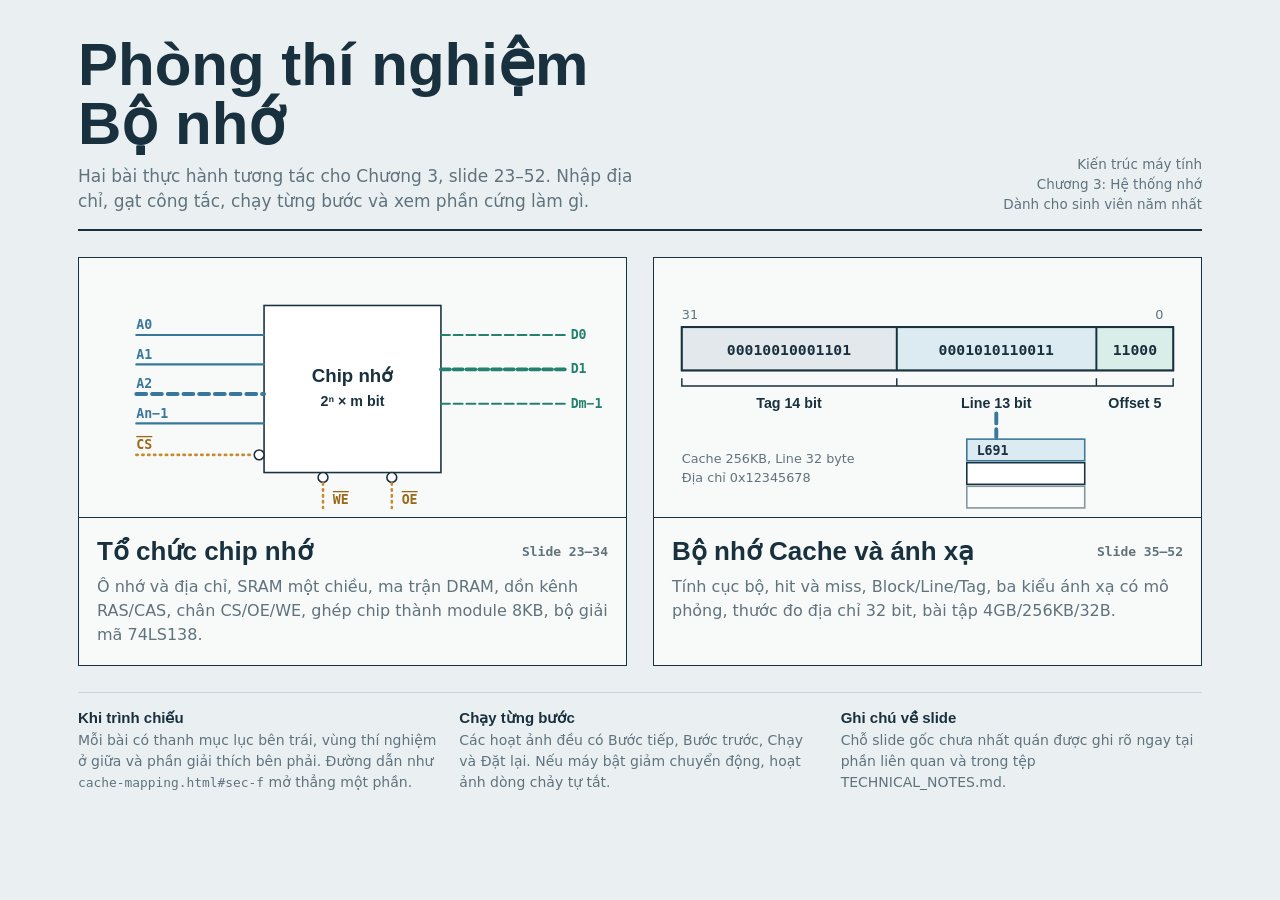
<file: index.html>
<!DOCTYPE html>
<html lang="vi">
<head>
<meta charset="utf-8">
<meta name="viewport" content="width=device-width, initial-scale=1">
<title>Phòng thí nghiệm Bộ nhớ | Kiến trúc máy tính, Chương 3</title>
<link rel="stylesheet" href="assets/css/style.css">
</head>
<body>
<main class="home">
  <header class="home__head">
    <div>
      <h1>Phòng thí nghiệm<br>Bộ nhớ</h1>
      <p>Hai bài thực hành tương tác cho Chương 3, slide 23–52. Nhập địa chỉ, gạt công tắc, chạy từng bước và xem phần cứng làm gì.</p>
    </div>
    <div class="home__meta">Kiến trúc máy tính<br>Chương 3: Hệ thống nhớ<br>Dành cho sinh viên năm nhất</div>
  </header>

  <div class="home__grid">
    <a class="door" href="memory-organization.html">
      <div class="door__fig" aria-hidden="true">
        <svg viewBox="0 0 520 240">
          <rect class="box" x="170" y="30" width="180" height="170"/>
          <text class="lbl-big" x="260" y="108" text-anchor="middle">Chip nhớ</text>
          <text class="lbl" x="260" y="132" text-anchor="middle">2ⁿ × m bit</text>
          <g>
            <path class="w w-addr" d="M40 60 H170"/><path class="w w-addr" d="M40 90 H170"/><path class="w w-addr live" d="M40 120 H170"/><path class="w w-addr" d="M40 150 H170"/>
            <text class="lbl-mono lbl-addr" x="40" y="54">A0</text><text class="lbl-mono lbl-addr" x="40" y="84">A1</text><text class="lbl-mono lbl-addr" x="40" y="114">A2</text><text class="lbl-mono lbl-addr" x="40" y="144">An−1</text>
          </g>
          <g>
            <path class="w w-data" d="M350 60 H480"/><path class="w w-data live" d="M350 95 H480"/><path class="w w-data" d="M350 130 H480"/>
            <text class="lbl-mono lbl-data" x="482" y="64">D0</text><text class="lbl-mono lbl-data" x="482" y="99">D1</text><text class="lbl-mono lbl-data" x="482" y="134">Dm−1</text>
          </g>
          <circle cx="165" cy="182" r="5" class="box"/><path class="w w-ctrl" d="M40 182 H159"/><text class="lbl-mono lbl-ctrl" x="40" y="176"><tspan text-decoration="overline">CS</tspan></text>
          <circle cx="230" cy="205" r="5" class="box"/><path class="w w-ctrl" d="M230 211 V236"/><text class="lbl-mono lbl-ctrl" x="240" y="232"><tspan text-decoration="overline">WE</tspan></text>
          <circle cx="300" cy="205" r="5" class="box"/><path class="w w-ctrl" d="M300 211 V236"/><text class="lbl-mono lbl-ctrl" x="310" y="232"><tspan text-decoration="overline">OE</tspan></text>
        </svg>
      </div>
      <div class="door__text">
        <h2>Tổ chức chip nhớ</h2><span class="sl">Slide 23–34</span>
        <p>Ô nhớ và địa chỉ, SRAM một chiều, ma trận DRAM, dồn kênh RAS/CAS, chân CS/OE/WE, ghép chip thành module 8KB, bộ giải mã 74LS138.</p>
      </div>
    </a>

    <a class="door" href="cache-mapping.html">
      <div class="door__fig" aria-hidden="true">
        <svg viewBox="0 0 520 240">
          <g font-family="var(--f-mono)">
            <text class="lbl-sm" x="10" y="44">31</text><text class="lbl-sm" x="500" y="44" text-anchor="end">0</text>
            <rect x="10" y="52" width="500" height="44" fill="#fff" stroke="var(--ink)" stroke-width="2"/>
            <rect x="10" y="52" width="218.75" height="44" fill="#E2E8EB"/>
            <rect x="228.75" y="52" width="203.1" height="44" fill="#DCEAF1"/>
            <rect x="431.85" y="52" width="78.15" height="44" fill="#D9EEE8"/>
            <rect x="10" y="52" width="500" height="44" fill="none" stroke="var(--ink)" stroke-width="2"/>
            <path d="M228.75 52 V96 M431.85 52 V96" stroke="var(--ink)" stroke-width="2"/>
            <text class="lbl-mono" x="119" y="80" text-anchor="middle" style="font-size:15px">00010010001101</text>
            <text class="lbl-mono" x="330" y="80" text-anchor="middle" style="font-size:15px">0001010110011</text>
            <text class="lbl-mono" x="471" y="80" text-anchor="middle" style="font-size:15px">11000</text>
          </g>
          <path d="M10 104 v8 h218.75 v-8 M228.75 104 v8 h203.1 v-8 M431.85 104 v8 h78.15 v-8" fill="none" stroke="var(--ink)" stroke-width="1.5"/>
          <text class="lbl" x="119" y="134" text-anchor="middle">Tag 14 bit</text><text class="lbl" x="330" y="134" text-anchor="middle">Line 13 bit</text><text class="lbl" x="471" y="134" text-anchor="middle">Offset 5</text>
          <rect class="box box--addr" x="300" y="166" width="120" height="22"/><rect class="box" x="300" y="190" width="120" height="22"/><rect class="box" x="300" y="214" width="120" height="22" style="opacity:.5"/>
          <text class="lbl-mono" x="310" y="182">L691</text>
          <path class="w w-addr live" d="M330 140 V164"/>
          <text class="lbl-sm" x="10" y="190">Cache 256KB, Line 32 byte</text><text class="lbl-sm" x="10" y="210">Địa chỉ 0x12345678</text>
        </svg>
      </div>
      <div class="door__text">
        <h2>Bộ nhớ Cache và ánh xạ</h2><span class="sl">Slide 35–52</span>
        <p>Tính cục bộ, hit và miss, Block/Line/Tag, ba kiểu ánh xạ có mô phỏng, thước đo địa chỉ 32 bit, bài tập 4GB/256KB/32B.</p>
      </div>
    </a>
  </div>

  <footer class="home__foot">
    <div><b>Khi trình chiếu</b>Mỗi bài có thanh mục lục bên trái, vùng thí nghiệm ở giữa và phần giải thích bên phải. Đường dẫn như <code>cache-mapping.html#sec-f</code> mở thẳng một phần.</div>
    <div><b>Chạy từng bước</b>Các hoạt ảnh đều có Bước tiếp, Bước trước, Chạy và Đặt lại. Nếu máy bật giảm chuyển động, hoạt ảnh dòng chảy tự tắt.</div>
    <div><b>Ghi chú về slide</b>Chỗ slide gốc chưa nhất quán được ghi rõ ngay tại phần liên quan và trong tệp TECHNICAL_NOTES.md.</div>
  </footer>
</main>
</body>
</html>
</file>
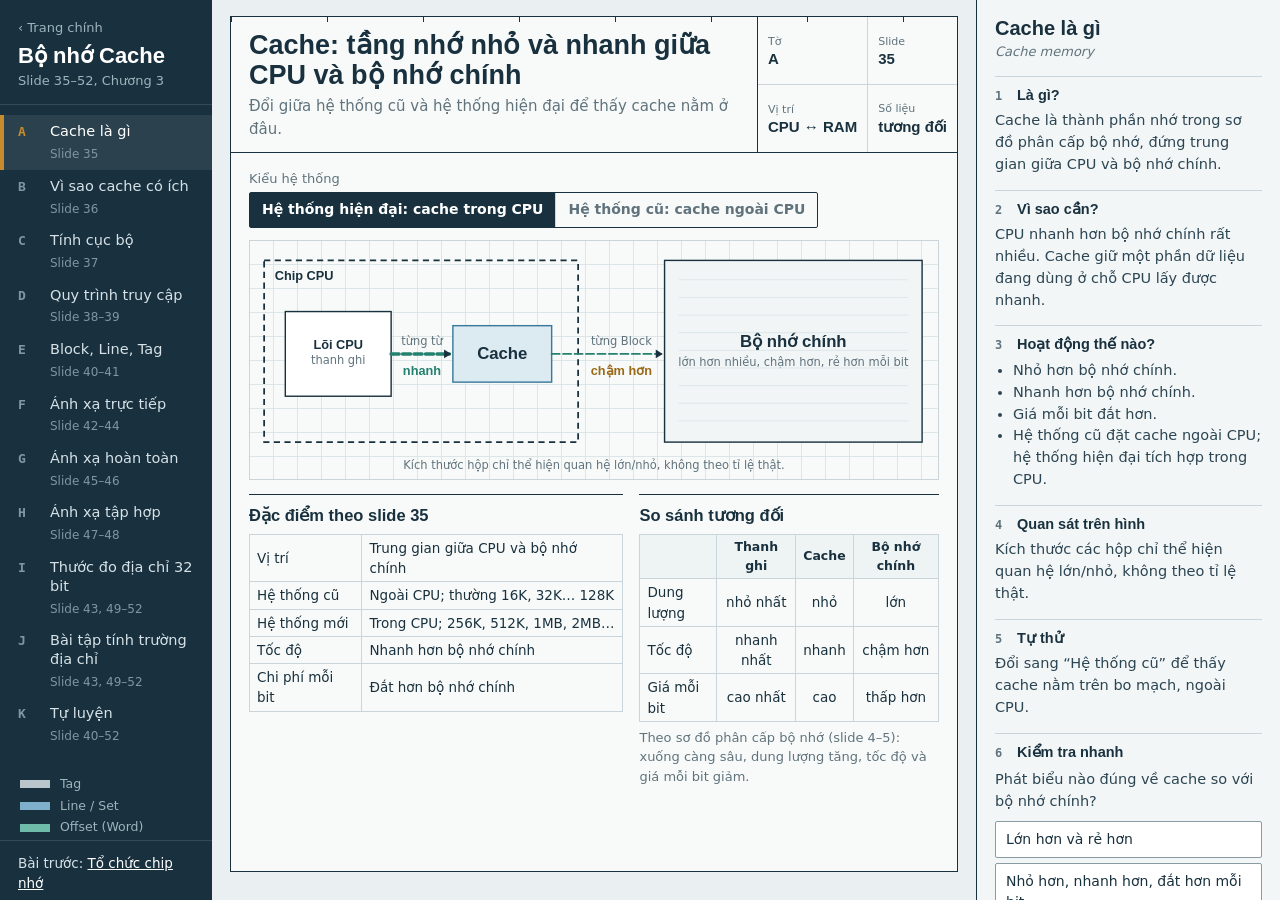
<file: cache-mapping.html>
<!DOCTYPE html>
<html lang="vi">
<head>
<meta charset="utf-8">
<meta name="viewport" content="width=device-width, initial-scale=1">
<title>Bộ nhớ Cache và ánh xạ | Phòng thí nghiệm Bộ nhớ</title>
<link rel="stylesheet" href="assets/css/style.css">
</head>
<body>
<div class="lab">
  <aside class="rail" aria-label="Điều hướng bài học">
    <a class="rail__home" href="index.html">‹ Trang chính</a>
    <div class="rail__title">Bộ nhớ Cache<small>Slide 35–52, Chương 3</small></div>
    <button type="button" class="btn menu-btn" aria-expanded="false" aria-controls="cache-nav">Mục lục</button>
    <nav id="cache-nav">
      <a href="#sec-a"><span class="code">A</span><span>Cache là gì</span><span class="sl">Slide 35</span></a>
      <a href="#sec-b"><span class="code">B</span><span>Vì sao cache có ích</span><span class="sl">Slide 36</span></a>
      <a href="#sec-c"><span class="code">C</span><span>Tính cục bộ</span><span class="sl">Slide 37</span></a>
      <a href="#sec-d"><span class="code">D</span><span>Quy trình truy cập</span><span class="sl">Slide 38–39</span></a>
      <a href="#sec-e"><span class="code">E</span><span>Block, Line, Tag</span><span class="sl">Slide 40–41</span></a>
      <a href="#sec-f"><span class="code">F</span><span>Ánh xạ trực tiếp</span><span class="sl">Slide 42–44</span></a>
      <a href="#sec-g"><span class="code">G</span><span>Ánh xạ hoàn toàn</span><span class="sl">Slide 45–46</span></a>
      <a href="#sec-h"><span class="code">H</span><span>Ánh xạ tập hợp</span><span class="sl">Slide 47–48</span></a>
      <a href="#sec-i"><span class="code">I</span><span>Thước đo địa chỉ 32 bit</span><span class="sl">Slide 43, 49–52</span></a>
      <a href="#sec-j"><span class="code">J</span><span>Bài tập tính trường địa chỉ</span><span class="sl">Slide 43, 49–52</span></a>
      <a href="#sec-k"><span class="code">K</span><span>Tự luyện</span><span class="sl">Slide 40–52</span></a>
    </nav>
    <div class="legend" aria-label="Chú giải">
      <div><svg width="34" height="10"><rect x="2" y="1" width="30" height="8" fill="#B9C6CC"/></svg>Tag</div>
      <div><svg width="34" height="10"><rect x="2" y="1" width="30" height="8" fill="#7FB0CB"/></svg>Line / Set</div>
      <div><svg width="34" height="10"><rect x="2" y="1" width="30" height="8" fill="#6DBBA8"/></svg>Offset (Word)</div>
    </div>
    <div class="rail__switch">Bài trước: <a href="memory-organization.html">Tổ chức chip nhớ</a></div>
  </aside>

  <main class="work" id="main">

    <section class="section" id="sec-a" aria-labelledby="ha">
      <div class="sheet">
        <header class="sheet__head">
          <div class="sheet__title"><h2 id="ha">Cache: tầng nhớ nhỏ và nhanh giữa CPU và bộ nhớ chính</h2>
            <p>Đổi giữa hệ thống cũ và hệ thống hiện đại để thấy cache nằm ở đâu.</p></div>
          <div class="titleblock"><div><span>Tờ</span><b>A</b></div><div><span>Slide</span><b>35</b></div><div><span>Vị trí</span><b>CPU ↔ RAM</b></div><div><span>Số liệu</span><b>tương đối</b></div></div>
        </header>
        <div class="sheet__body">
          <div class="controls"><div class="field">Kiểu hệ thống<div id="a-mode"></div></div></div>
          <div class="figure figure--grid" id="a-fig" style="margin-top:12px"></div>
          <div class="stage stage--split-wide" style="margin-top:14px" id="a-facts"></div>
        </div>
      </div>
    </section>

    <section class="section" id="sec-b" aria-labelledby="hb" hidden>
      <div class="sheet">
        <header class="sheet__head">
          <div class="sheet__title"><h2 id="hb">Có cache và không có cache</h2>
            <p>Đổi số lần truy cập và tỷ lệ hit, rồi so sánh tổng thời gian. Thời gian ở đây là số minh họa.</p></div>
          <div class="titleblock"><div><span>Tờ</span><b>B</b></div><div><span>Slide</span><b>36</b></div><div><span>Đơn vị</span><b>tùy chọn</b></div><div><span>Số liệu</span><b>minh họa</b></div></div>
        </header>
        <div class="sheet__body">
          <div class="controls">
            <label class="field field--sm">Số lần truy cập<input id="b-n" value="40"></label>
            <label class="field">Tỷ lệ hit: <b id="b-hv">80%</b><input id="b-h" type="range" min="0" max="100" value="80" style="height:36px;width:180px"></label>
            <label class="field field--sm">t cache<input id="b-tc" value="1"></label>
            <label class="field field--sm">t bộ nhớ chính<input id="b-tm" value="10"></label>
          </div>
          <div class="figure" id="b-fig" style="margin-top:14px"></div>
          <div class="stage stage--split-wide" style="margin-top:14px" id="b-cost"></div>
        </div>
      </div>
    </section>

    <section class="section" id="sec-c" aria-labelledby="hc" hidden>
      <div class="sheet">
        <header class="sheet__head">
          <div class="sheet__title"><h2 id="hc">Tính cục bộ: vì sao cache đoán đúng</h2>
            <p>Hai hiện tượng khác nhau: dùng dữ liệu ở gần (không gian) và dùng lại dữ liệu cũ (thời gian).</p></div>
          <div class="titleblock"><div><span>Tờ</span><b>C</b></div><div><span>Slide</span><b>37</b></div><div><span>Cache mẫu</span><b>2 Block</b></div><div><span>Block</span><b>4 từ</b></div></div>
        </header>
        <div class="sheet__body">
          <div class="tabs" id="c-tabs"><button type="button" data-tab="c-space">Cục bộ về không gian</button><button type="button" data-tab="c-time">Cục bộ về thời gian</button></div>
          <div id="c-space"><div class="figure" id="cs-fig"></div><div id="cs-player"></div><div id="cs-out"></div></div>
          <div id="c-time" hidden>
            <div class="controls"><label class="field" style="flex:1">Chuỗi truy cập (cách nhau bởi dấu cách)<input id="ct-seq" value="A B A A B C A B" style="width:100%"></label><button type="button" class="btn" id="ct-load">Nạp chuỗi</button></div>
            <div class="figure" id="ct-fig" style="margin-top:12px"></div><div id="ct-player"></div><div id="ct-out"></div>
          </div>
        </div>
      </div>
    </section>

    <section class="section" id="sec-d" aria-labelledby="hd" hidden>
      <div class="sheet">
        <header class="sheet__head">
          <div class="sheet__title"><h2 id="hd">Một lần truy cập đi qua cache</h2>
            <p>CPU chỉ hỏi một từ. Khi trượt, cache phải lấy cả Block chứa từ đó từ bộ nhớ chính.</p></div>
          <div class="titleblock"><div><span>Tờ</span><b>D</b></div><div><span>Slide</span><b>38–39</b></div><div><span>Cache mẫu</span><b>4 Line</b></div><div><span>Block</span><b>4 từ</b></div></div>
        </header>
        <div class="sheet__body">
          <div class="controls">
            <label class="field field--sm">Địa chỉ từ (0–63)<input id="d-addr" value="13"></label>
            <button type="button" class="btn btn--solid" id="d-go">Truy cập</button>
            <button type="button" class="btn" id="d-seq">Chạy chuỗi 13, 14, 15, 30, 13</button>
            <button type="button" class="btn btn--ghost" id="d-reset">Xóa cache</button>
          </div>
          <div class="stage stage--split" style="margin-top:12px">
            <div><div class="figure figure--grid" id="d-fig"></div><div class="figure" id="d-flow" style="margin-top:10px"></div></div>
            <div><div id="d-player"></div><div id="d-stats" style="margin-top:12px"></div></div>
          </div>
        </div>
      </div>
    </section>

    <section class="section" id="sec-e" aria-labelledby="he" hidden>
      <div class="sheet">
        <header class="sheet__head">
          <div class="sheet__title"><h2 id="he">Block ở bộ nhớ chính, Line ở cache, Tag để nhận diện</h2>
            <p>Đổi kích thước để thấy M = 2<sup>n</sup>/K thay đổi. Chọn một Block rồi nạp vào một Line.</p></div>
          <div class="titleblock"><div><span>Tờ</span><b>E</b></div><div><span>Slide</span><b>40–41</b></div><div><span>Block</span><b id="e-tb">M = 64</b></div><div><span>Line</span><b id="e-tb2">m = 8</b></div></div>
        </header>
        <div class="sheet__body">
          <div class="controls">
            <label class="field">n (bit địa chỉ)<select id="e-n"><option>6</option><option selected>8</option><option>10</option></select></label>
            <label class="field">K (từ/Block)<select id="e-k"><option>2</option><option selected>4</option><option>8</option></select></label>
            <label class="field">m (số Line)<select id="e-m"><option>4</option><option selected>8</option></select></label>
            <label class="field field--sm">Block j<input id="e-j" value="21"></label>
            <label class="field">Nạp vào Line<select id="e-line"></select></label>
            <button type="button" class="btn btn--solid" id="e-load">Nạp Block</button>
          </div>
          <div class="kv" id="e-kv" style="margin:12px 0 4px"></div>
          <div class="figure figure--grid" id="e-fig" style="margin-top:8px"></div>
          <div class="zone zone--quiet" style="margin-top:14px"><h3>Ba kỹ thuật ánh xạ (slide 41)</h3><div class="tbl-wrap" id="e-map"></div></div>
        </div>
      </div>
    </section>

    <section class="section" id="sec-f" aria-labelledby="hf" hidden>
      <div class="sheet">
        <header class="sheet__head">
          <div class="sheet__title"><h2 id="hf">Ánh xạ trực tiếp: mỗi Block chỉ có một chỗ</h2>
            <p>Bấm một Block để thấy Line duy nhất của nó, rồi truy cập. Thử chuỗi B0 → B4 → B0 để thấy xung đột.</p></div>
          <div class="titleblock"><div><span>Tờ</span><b>F</b></div><div><span>Slide</span><b>42–44</b></div><div><span>Quy tắc</span><b>j mod m</b></div><div><span>Mô hình</span><b>16 Block</b></div></div>
        </header>
        <div class="sheet__body" id="f-body"></div>
      </div>
    </section>

    <section class="section" id="sec-g" aria-labelledby="hg" hidden>
      <div class="sheet">
        <header class="sheet__head">
          <div class="sheet__title"><h2 id="hg">Ánh xạ hoàn toàn: Block vào Line nào cũng được</h2>
            <p>Bấm một Line trống để chọn chỗ nạp. Khi tìm kiếm, mọi Tag được so sánh cùng lúc.</p></div>
          <div class="titleblock"><div><span>Tờ</span><b>G</b></div><div><span>Slide</span><b>45–46</b></div><div><span>Trường</span><b>Tag + Word</b></div><div><span>Thay thế</span><b>FIFO*</b></div></div>
        </header>
        <div class="sheet__body" id="g-body"></div>
      </div>
    </section>

    <section class="section" id="sec-h" aria-labelledby="hh" hidden>
      <div class="sheet">
        <header class="sheet__head">
          <div class="sheet__title"><h2 id="hh">Ánh xạ tập hợp: cố định Set, tự do trong Set</h2>
            <p>Đổi số đường (way). Block j vào Set (j mod số Set), rồi vào bất kỳ Line trống nào trong Set đó.</p></div>
          <div class="titleblock"><div><span>Tờ</span><b>H</b></div><div><span>Slide</span><b>47–48</b></div><div><span>Cache</span><b>8 Line</b></div><div><span>Thay thế</span><b>FIFO*</b></div></div>
        </header>
        <div class="sheet__body" id="h-body"></div>
      </div>
    </section>

    <section class="section" id="sec-i" aria-labelledby="hi" hidden>
      <div class="sheet">
        <header class="sheet__head">
          <div class="sheet__title"><h2 id="hi">Thước đo địa chỉ</h2>
            <p>Nhập một địa chỉ thập phân hoặc hex. Thước tách các bit thành Tag, Line/Set và Offset, rồi chỉ ra Line hoặc Set được chọn.</p></div>
          <div class="titleblock"><div><span>Tờ</span><b>I</b></div><div><span>Slide</span><b>43, 49–52</b></div><div><span>Địa chỉ</span><b id="i-tb">32 bit</b></div><div><span>Đơn vị</span><b>byte</b></div></div>
        </header>
        <div class="sheet__body">
          <div class="controls">
            <div class="field">Kiểu ánh xạ<div id="i-mode"></div></div>
            <label class="field">Bộ nhớ chính<select id="i-mem"><option value="65536">64KB (16 bit)</option><option value="1048576">1MB (20 bit)</option><option value="16777216">16MB (24 bit)</option><option value="4294967296" selected>4GB (32 bit)</option></select></label>
            <label class="field">Cache<select id="i-cache"><option value="8192">8KB</option><option value="16384">16KB</option><option value="65536">64KB</option><option value="262144" selected>256KB</option><option value="1048576">1MB</option></select></label>
            <label class="field">Block<select id="i-block"><option>16</option><option selected>32</option><option>64</option></select></label>
            <label class="field">Số way<select id="i-ways"><option>2</option><option selected>4</option><option>8</option></select></label>
          </div>
          <div class="controls" style="margin-top:10px">
            <label class="field">Địa chỉ<input id="i-addr" value="0x12345678" style="width:200px"></label>
            <button type="button" class="btn" id="i-rand">Địa chỉ ngẫu nhiên</button>
            <span id="i-err" class="caption" aria-live="polite"></span>
          </div>
          <div class="ruler" id="i-ruler" style="margin-top:16px"></div>
          <div class="stage stage--split-wide" style="margin-top:16px">
            <div class="zone"><h3>Từ địa chỉ đến Line/Set</h3><div id="i-calc"></div></div>
            <div class="zone"><h3>Vị trí trong cache</h3><div id="i-gauge"></div><div id="i-why"></div></div>
          </div>
        </div>
      </div>
    </section>

    <section class="section" id="sec-j" aria-labelledby="hj" hidden>
      <div class="sheet">
        <header class="sheet__head">
          <div class="sheet__title"><h2 id="hj">Bài tập: số bit của các trường địa chỉ</h2>
            <p>Đề slide 49–52: bộ nhớ chính 4GB, cache 256KB, Line 32 byte. Làm từng bước cho ba kiểu ánh xạ.</p></div>
          <div class="titleblock"><div><span>Tờ</span><b>J</b></div><div><span>Slide</span><b>43, 49–52</b></div><div><span>Quy ước</span><b>2<sup>10</sup> = K</b></div><div><span>Dạng</span><b>Trường địa chỉ</b></div></div>
        </header>
        <div class="sheet__body">
          <div class="tabs" id="j-tabs"><button type="button" data-tab="j-main">Đề 4GB / 256KB / 32B (byte)</button><button type="button" data-tab="j-16">Ví dụ slide 43 (16 bit, theo word)</button><button type="button" data-tab="j-notes">Ghi chú về slide</button></div>
          <div id="j-main">
            <div class="controls" style="margin-bottom:12px">
              <label class="field">Bộ nhớ chính<input id="j-mem" value="4GB" style="width:110px"></label>
              <label class="field">Cache<input id="j-cache" value="256KB" style="width:110px"></label>
              <label class="field">Line (byte)<input id="j-block" value="32" style="width:90px"></label>
              <label class="field">Số way<input id="j-ways" value="4" style="width:80px"></label>
              <button type="button" class="btn" id="j-apply">Tính lại</button>
              <button type="button" class="btn btn--ghost" id="j-orig">Về đề gốc</button>
            </div>
            <div id="j-guided"></div>
          </div>
          <div id="j-16" hidden></div>
          <div id="j-notes" hidden></div>
        </div>
      </div>
    </section>

    <section class="section" id="sec-k" aria-labelledby="hk" hidden>
      <div class="sheet">
        <header class="sheet__head">
          <div class="sheet__title"><h2 id="hk">Tự luyện ánh xạ cache</h2>
            <p>Tính số Line, số Set, độ rộng các trường, hoặc tách một địa chỉ cụ thể.</p></div>
          <div class="titleblock"><div><span>Tờ</span><b>K</b></div><div><span>Slide</span><b>40–52</b></div><div><span>Đề cố định</span><b>7</b></div><div><span>Ngẫu nhiên</span><b>có</b></div></div>
        </header>
        <div class="sheet__body"><div id="k-practice"></div></div>
      </div>
    </section>
  </main>

  <aside class="panel" aria-label="Giải thích" aria-live="polite"></aside>
</div>
<script src="assets/js/calc.js"></script>
<script src="assets/js/common.js"></script>
<script src="assets/js/cache-lab.js"></script>
</body>
</html>
</file>
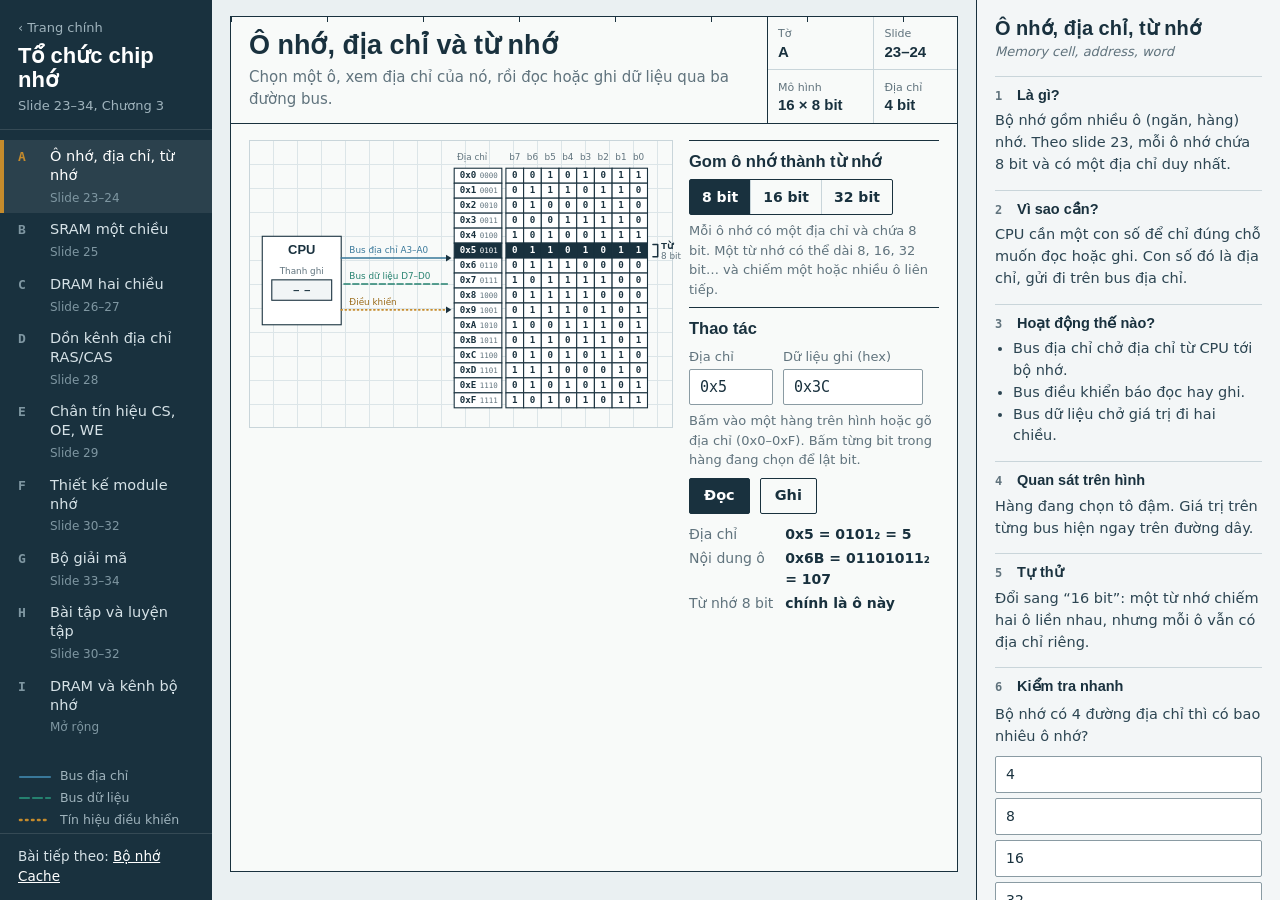
<file: memory-organization.html>
<!DOCTYPE html>
<html lang="vi">
<head>
<meta charset="utf-8">
<meta name="viewport" content="width=device-width, initial-scale=1">
<title>Tổ chức chip nhớ | Phòng thí nghiệm Bộ nhớ</title>
<link rel="stylesheet" href="assets/css/style.css">
</head>
<body>
<div class="lab">
  <aside class="rail" aria-label="Điều hướng bài học">
    <a class="rail__home" href="index.html">‹ Trang chính</a>
    <div class="rail__title">Tổ chức chip nhớ<small>Slide 23–34, Chương 3</small></div>
    <button type="button" class="btn menu-btn" aria-expanded="false" aria-controls="mem-nav">Mục lục</button>
    <nav id="mem-nav">
      <a href="#sec-a"><span class="code">A</span><span>Ô nhớ, địa chỉ, từ nhớ</span><span class="sl">Slide 23–24</span></a>
      <a href="#sec-b"><span class="code">B</span><span>SRAM một chiều</span><span class="sl">Slide 25</span></a>
      <a href="#sec-c"><span class="code">C</span><span>DRAM hai chiều</span><span class="sl">Slide 26–27</span></a>
      <a href="#sec-d"><span class="code">D</span><span>Dồn kênh địa chỉ RAS/CAS</span><span class="sl">Slide 28</span></a>
      <a href="#sec-e"><span class="code">E</span><span>Chân tín hiệu CS, OE, WE</span><span class="sl">Slide 29</span></a>
      <a href="#sec-f"><span class="code">F</span><span>Thiết kế module nhớ</span><span class="sl">Slide 30–32</span></a>
      <a href="#sec-g"><span class="code">G</span><span>Bộ giải mã</span><span class="sl">Slide 33–34</span></a>
      <a href="#sec-h"><span class="code">H</span><span>Bài tập và luyện tập</span><span class="sl">Slide 30–32</span></a>
      <a href="#sec-i"><span class="code">I</span><span>DRAM và kênh bộ nhớ</span><span class="sl">Mở rộng</span></a>
    </nav>
    <div class="legend" aria-label="Chú giải đường tín hiệu">
      <div><svg width="34" height="8"><path class="w w-addr" d="M2 4H32"/></svg>Bus địa chỉ</div>
      <div><svg width="34" height="8"><path class="w w-data" d="M2 4H32"/></svg>Bus dữ liệu</div>
      <div><svg width="34" height="8"><path class="w w-ctrl" d="M2 4H32"/></svg>Tín hiệu điều khiển</div>
    </div>
    <div class="rail__switch">Bài tiếp theo: <a href="cache-mapping.html">Bộ nhớ Cache</a></div>
  </aside>

  <main class="work" id="main">

    <!-- ============ A. Ô nhớ, địa chỉ ============ -->
    <section class="section" id="sec-a" aria-labelledby="ha">
      <div class="sheet">
        <header class="sheet__head">
          <div class="sheet__title"><h2 id="ha">Ô nhớ, địa chỉ và từ nhớ</h2>
            <p>Chọn một ô, xem địa chỉ của nó, rồi đọc hoặc ghi dữ liệu qua ba đường bus.</p></div>
          <div class="titleblock"><div><span>Tờ</span><b>A</b></div><div><span>Slide</span><b>23–24</b></div><div><span>Mô hình</span><b>16 × 8 bit</b></div><div><span>Địa chỉ</span><b>4 bit</b></div></div>
        </header>
        <div class="sheet__body">
          <div class="stage stage--fig">
            <div class="figure figure--grid" id="a-fig"></div>
            <div>
              <div class="zone"><h3>Gom ô nhớ thành từ nhớ</h3>
                <div id="a-word"></div>
                <p class="caption">Mỗi ô nhớ có một địa chỉ và chứa 8 bit. Một từ nhớ có thể dài 8, 16, 32 bit… và chiếm một hoặc nhiều ô liên tiếp.</p>
              </div>
              <div class="zone"><h3>Thao tác</h3>
                <div class="controls">
                  <label class="field field--sm">Địa chỉ<input id="a-addr" value="0x5" aria-describedby="a-help"></label>
                  <label class="field field--md">Dữ liệu ghi (hex)<input id="a-data" value="0x3C"></label>
                </div>
                <p class="caption" id="a-help">Bấm vào một hàng trên hình hoặc gõ địa chỉ (0x0–0xF). Bấm từng bit trong hàng đang chọn để lật bit.</p>
                <div class="controls"><button type="button" class="btn btn--solid" id="a-read">Đọc</button><button type="button" class="btn" id="a-write">Ghi</button></div>
                <dl class="readout" id="a-out" style="margin-top:10px"></dl>
                <div id="a-status" aria-live="polite"></div>
              </div>
            </div>
          </div>
        </div>
      </div>
    </section>

    <!-- ============ B. SRAM một chiều ============ -->
    <section class="section" id="sec-b" aria-labelledby="hb" hidden>
      <div class="sheet">
        <header class="sheet__head">
          <div class="sheet__title"><h2 id="hb">Tổ chức một chiều: chip SRAM 2<sup>n</sup> × m bit</h2>
            <p>Nhập địa chỉ, chạy từng bước và theo dõi: bộ giải mã chọn đúng một từ nhớ, dữ liệu đi qua bộ đệm.</p></div>
          <div class="titleblock"><div><span>Tờ</span><b>B</b></div><div><span>Slide</span><b>25</b></div><div><span>Chip</span><b id="b-tb">4K × 8</b></div><div><span>Dung lượng</span><b id="b-tb2">4KB</b></div></div>
        </header>
        <div class="sheet__body">
          <div class="controls">
            <label class="field">Số đường địa chỉ n<select id="b-n"></select></label>
            <label class="field">Độ dài từ m<select id="b-m"><option>1</option><option>4</option><option selected>8</option><option>16</option></select></label>
            <label class="field field--md">Địa chỉ<input id="b-addr" value="0x2A5"></label>
            <div class="field">Thao tác<div id="b-mode"></div></div>
            <label class="field field--md">Dữ liệu ghi<input id="b-data" value="0xA7"></label>
          </div>
          <div class="kv" id="b-kv" style="margin:12px 0 6px"></div>
          <div class="stage stage--split">
            <div class="figure figure--grid" id="b-fig"></div>
            <div><div id="b-player"></div></div>
          </div>
          <div class="zone zone--quiet" style="margin-top:14px"><h3>Nội dung bộ nhớ</h3>
            <div class="controls"><label class="field field--md">Tìm địa chỉ<input id="b-find" placeholder="0x2A5"></label><button type="button" class="btn" id="b-go">Đến trang</button></div>
            <div class="tbl-wrap" id="b-table" style="margin-top:8px"></div>
          </div>
        </div>
      </div>
    </section>

    <!-- ============ C. DRAM hai chiều ============ -->
    <section class="section" id="sec-c" aria-labelledby="hc" hidden>
      <div class="sheet">
        <header class="sheet__head">
          <div class="sheet__title"><h2 id="hc">Tổ chức hai chiều: ma trận hàng × cột</h2>
            <p>Bấm vào ma trận hoặc nhập số hàng, số cột. Mỗi giao điểm là một từ nhớ.</p></div>
          <div class="titleblock"><div><span>Tờ</span><b>C</b></div><div><span>Slide</span><b>26–27</b></div><div><span>Ma trận</span><b id="c-tb">128 × 128</b></div><div><span>Địa chỉ</span><b id="c-tb2">14 bit</b></div></div>
        </header>
        <div class="sheet__body">
          <div class="controls">
            <label class="field">n1 (bit hàng)<select id="c-n1"></select></label>
            <label class="field">n2 (bit cột)<select id="c-n2"></select></label>
            <label class="field">m (bit/từ)<select id="c-m"><option>1</option><option>4</option><option selected>8</option></select></label>
            <label class="field field--sm">Hàng<input id="c-row" value="37"></label>
            <label class="field field--sm">Cột<input id="c-col" value="90"></label>
            <label class="field field--md">Địa chỉ logic<input id="c-addr"></label>
          </div>
          <div class="stage stage--split" style="margin-top:12px">
            <div class="figure" id="c-fig"></div>
            <div>
              <div id="c-bits"></div>
              <div id="c-player"></div>
            </div>
          </div>
          <div class="zone zone--quiet" style="margin-top:12px"><h3>Tổng quát hóa</h3><div id="c-general"></div></div>
        </div>
      </div>
    </section>

    <!-- ============ D. Dồn kênh RAS/CAS ============ -->
    <section class="section" id="sec-d" aria-labelledby="hd" hidden>
      <div class="sheet">
        <header class="sheet__head">
          <div class="sheet__title"><h2 id="hd">Dồn kênh địa chỉ: 7 chân, 2 pha, 14 bit</h2>
            <p>Cùng một bus 7 đường chở địa chỉ hàng ở pha 1 và địa chỉ cột ở pha 2. RAS và CAS cho chip biết nên chốt nửa nào.</p></div>
          <div class="titleblock"><div><span>Tờ</span><b>D</b></div><div><span>Slide</span><b>28</b></div><div><span>Chân địa chỉ</span><b>7</b></div><div><span>Bit logic</span><b>14</b></div></div>
        </header>
        <div class="sheet__body">
          <div class="controls">
            <label class="field field--sm">Hàng (0–127)<input id="d-row" value="45"></label>
            <label class="field field--sm">Cột (0–127)<input id="d-col" value="102"></label>
          </div>
          <div class="stage stage--split" style="margin-top:12px">
            <div>
              <div class="figure figure--grid" id="d-fig"></div>
              <div class="figure" id="d-timing" style="margin-top:10px"></div>
            </div>
            <div id="d-player"></div>
          </div>
          <div class="stage stage--split-wide" style="margin-top:14px">
            <div class="zone"><h3>So sánh số chân địa chỉ</h3><div class="figure" id="d-compare"></div></div>
            <div class="zone"><h3>Công thức tổng quát</h3><div id="d-general"></div></div>
          </div>
        </div>
      </div>
    </section>

    <!-- ============ E. Chân tín hiệu ============ -->
    <section class="section" id="sec-e" aria-labelledby="he" hidden>
      <div class="sheet">
        <header class="sheet__head">
          <div class="sheet__title"><h2 id="he">Đóng vỏ chip: địa chỉ, dữ liệu và ba tín hiệu điều khiển</h2>
            <p>Gạt công tắc CS, OE, WE rồi bấm Thực hiện. Cả ba tín hiệu đều tích cực ở mức 0.</p></div>
          <div class="titleblock"><div><span>Tờ</span><b>E</b></div><div><span>Slide</span><b>29</b></div><div><span>Chip mẫu</span><b>16 × 8</b></div><div><span>Mức tích cực</span><b>0</b></div></div>
        </header>
        <div class="sheet__body">
          <div class="stage stage--split-wide">
            <div class="figure figure--grid" id="e-fig"></div>
            <div>
              <div class="zone"><h3>Công tắc điều khiển</h3><div class="dips" id="e-dips"></div></div>
              <div class="zone" style="margin-top:12px"><h3>Địa chỉ và dữ liệu</h3>
                <div class="controls">
                  <label class="field field--sm">Địa chỉ (0–15)<input id="e-addr" value="6"></label>
                  <label class="field field--sm">Dữ liệu ghi<input id="e-data" value="0x5A"></label>
                  <button type="button" class="btn btn--solid" id="e-run">Thực hiện</button>
                </div>
                <div id="e-status" aria-live="polite"></div>
              </div>
            </div>
          </div>
          <div class="stage stage--split-wide" style="margin-top:14px">
            <div class="zone zone--quiet"><h3>Bảng điều khiển (mô hình đơn giản)</h3><div class="tbl-wrap" id="e-truth"></div></div>
            <div class="zone zone--quiet"><h3>Nội dung 16 từ nhớ</h3><div class="tbl-wrap" id="e-mem"></div></div>
          </div>
        </div>
      </div>
    </section>

    <!-- ============ F. Thiết kế module ============ -->
    <section class="section" id="sec-f" aria-labelledby="hf" hidden>
      <div class="sheet">
        <header class="sheet__head">
          <div class="sheet__title"><h2 id="hf">Thiết kế module nhớ từ nhiều chip</h2>
            <p>Hai cách ghép chip: thêm từ nhớ (cần bộ giải mã chọn chip) hoặc thêm bit cho mỗi từ (các chip chạy song song).</p></div>
          <div class="titleblock"><div><span>Tờ</span><b>F</b></div><div><span>Slide</span><b>30–32</b></div><div><span>Chip</span><b>SRAM 4K × 8</b></div><div><span>Module</span><b id="f-tb">8KB</b></div></div>
        </header>
        <div class="sheet__body">
          <div class="tabs" id="f-tabs">
            <button type="button" data-tab="f-words">Tăng số lượng từ nhớ</button>
            <button type="button" data-tab="f-width">Tăng độ dài từ nhớ</button>
            <button type="button" data-tab="f-cmp">So sánh hai cách</button>
          </div>
          <div id="f-words">
            <div class="controls">
              <label class="field">Module cần thiết kế<select id="f-target"><option value="8192" selected>8K × 8 = 8KB (đề slide 31)</option><option value="16384">16K × 8 = 16KB</option><option value="32768">32K × 8 = 32KB</option></select></label>
              <label class="field field--md">Địa chỉ CPU phát ra<input id="f-addr" value="0x1234"></label>
              <button type="button" class="btn" data-q="0x0ABC">Thử 0x0ABC</button>
              <button type="button" class="btn" data-q="0x1ABC">Thử 0x1ABC</button>
            </div>
            <div class="kv" id="f-kv" style="margin:12px 0 4px"></div>
            <div class="stage stage--split" style="margin-top:8px">
              <div class="figure figure--grid" id="f-fig"></div>
              <div><div id="f-player"></div></div>
            </div>
            <div class="zone zone--quiet" style="margin-top:12px"><h3>Vùng địa chỉ của từng chip</h3><div class="tbl-wrap" id="f-ranges"></div></div>
          </div>
          <div id="f-width" hidden>
            <span class="supp">Ví dụ minh họa bổ sung, không phải bài giải cụ thể trong slide</span>
            <div class="controls">
              <label class="field field--md">Địa chỉ (0x000–0xFFF)<input id="fw-addr" value="0x3A0"></label>
            </div>
            <div class="stage stage--split" style="margin-top:12px">
              <div class="figure figure--grid" id="fw-fig"></div>
              <div id="fw-out"></div>
            </div>
          </div>
          <div id="f-cmp" hidden><div class="tbl-wrap" id="f-cmp-table"></div></div>
        </div>
      </div>
    </section>

    <!-- ============ G. Bộ giải mã ============ -->
    <section class="section" id="sec-g" aria-labelledby="hg" hidden>
      <div class="sheet">
        <header class="sheet__head">
          <div class="sheet__title"><h2 id="hg">Phòng thử bộ giải mã</h2>
            <p>Gạt các ngõ vào và xem ngõ ra nào được chọn. Hình và bảng chân lý theo đúng slide 33–34.</p></div>
          <div class="titleblock"><div><span>Tờ</span><b>G</b></div><div><span>Slide</span><b>33–34</b></div><div><span>Ngõ ra</span><b>tích cực 0</b></div><div><span>IC</span><b>74LS138</b></div></div>
        </header>
        <div class="sheet__body">
          <div class="tabs" id="g-tabs">
            <button type="button" data-tab="g-12">1 → 2</button>
            <button type="button" data-tab="g-24">2 → 4</button>
            <button type="button" data-tab="g-138">3 → 8 (74LS138)</button>
            <button type="button" data-tab="g-21">“2 → 1” trong slide</button>
            <button type="button" data-tab="g-n">Tổng quát n → 2<sup>n</sup></button>
          </div>
          <div id="g-12"></div><div id="g-24" hidden></div><div id="g-138" hidden></div><div id="g-21" hidden></div><div id="g-n" hidden></div>
        </div>
      </div>
    </section>

    <!-- ============ H. Bài tập ============ -->
    <section class="section" id="sec-h" aria-labelledby="hh" hidden>
      <div class="sheet">
        <header class="sheet__head">
          <div class="sheet__title"><h2 id="hh">Bài tập thiết kế module nhớ</h2>
            <p>Làm theo từng bước bài của slide 31–32, sau đó tự giải các đề khác.</p></div>
          <div class="titleblock"><div><span>Tờ</span><b>H</b></div><div><span>Slide</span><b>30–32</b></div><div><span>Dạng</span><b>Thiết kế</b></div><div><span>Đề</span><b>5 + ngẫu nhiên</b></div></div>
        </header>
        <div class="sheet__body">
          <div class="tabs" id="h-tabs">
            <button type="button" data-tab="h-guided">Lời giải từng bước (slide 31–32)</button>
            <button type="button" data-tab="h-practice">Tự luyện</button>
          </div>
          <div id="h-guided"></div>
          <div id="h-practice" hidden></div>
        </div>
      </div>
    </section>

    <!-- ============ I. DRAM và băng thông kênh nhớ ============ -->
    <section class="section" id="sec-i" aria-labelledby="hi" hidden>
      <div class="sheet">
        <header class="sheet__head">
          <div class="sheet__title"><h2 id="hi">DRAM, tính bay hơi và kênh bộ nhớ</h2>
            <p>Quan sát cách tụ điện biểu diễn bit, vì sao mất điện làm mất dữ liệu, và cách hai kênh có thể chuyển dữ liệu song song.</p></div>
          <div class="titleblock"><div><span>Tờ</span><b>I</b></div><div><span>Nội dung</span><b>Mở rộng</b></div><div><span>Dung lượng</span><b>16 GB</b></div><div><span>So sánh</span><b>1 kênh / 2 kênh</b></div></div>
        </header>
        <div class="sheet__body">
          <div class="stage stage--split-wide">
            <div class="zone">
              <h3>Ô DRAM: tụ điện biểu diễn bit</h3>
              <div class="figure figure--grid" id="i-dram-fig"></div>
              <div class="controls" style="margin-top:10px">
                <button type="button" class="btn" id="i-write-0">Ghi bit 0</button>
                <button type="button" class="btn" id="i-write-1">Ghi bit 1</button>
                <button type="button" class="btn" id="i-leak">Mô phỏng tụ rò</button>
                <button type="button" class="btn" id="i-refresh">Làm tươi</button>
                <button type="button" class="btn btn--solid" id="i-power">Ngắt nguồn</button>
              </div>
              <div id="i-dram-state" aria-live="polite"></div>
            </div>
            <div class="zone">
              <h3>Nguyên lý lưu bit</h3>
              <div class="calc">
                <p><b>Bit 1:</b> tụ có điện tích. <b>Bit 0:</b> tụ gần như không tích điện.</p>
                <p>Tụ điện rò điện tích theo thời gian, nên bộ điều khiển phải định kỳ đọc và làm tươi lại dữ liệu.</p>
                <p>DRAM là bộ nhớ <b>bay hơi</b>: khi mất nguồn, điện tích không còn được duy trì và dữ liệu mất.</p>
              </div>
              <p class="note">Điện áp và ngưỡng trên hình đã chuẩn hóa để dễ quan sát, không phải trị số vật lý của một chip cụ thể. Khi cấp nguồn lại, dữ liệu đã mất không tự khôi phục.</p>
            </div>
          </div>

          <div class="zone zone--quiet" style="margin-top:18px">
            <h3>So sánh 1 × 16 GB với 2 × 8 GB</h3>
            <p>Cùng dung lượng 16 GB. Theo dõi các gói D1–D4 được nạp vào thanh RAM: mỗi chu kỳ, 1×16 GB chuyển 1 gói; 2×8 GB chạy dual-channel chuyển 2 gói đồng thời.</p>
            <div class="figure figure--grid figure--scroll figure--ram-transfer" id="i-ram-fig"></div>
            <div id="i-ram-player"></div>
            <div id="i-ram-summary" aria-live="polite"></div>
            <p class="note"><b>Kết quả của workload minh họa:</b> cùng 4 gói dữ liệu, 2×8 GB hoàn tất ở CK2, còn 1×16 GB hoàn tất ở CK4 — tức một nửa số chu kỳ (gấp đôi băng thông lý thuyết trong mô hình). Đây không đảm bảo ứng dụng thực tế nhanh gấp đôi. So sánh giả định 1×16 GB chạy single-channel; hai thanh 8 GB được lắp đúng khe và nền tảng hỗ trợ dual-channel.</p>
          </div>
        </div>
      </div>
    </section>
  </main>

  <aside class="panel" aria-label="Giải thích" aria-live="polite"></aside>
</div>
<script src="assets/js/calc.js"></script>
<script src="assets/js/common.js"></script>
<script src="assets/js/memory-lab.js"></script>
</body>
</html>
</file>
<file: assets/css/style.css>
/* =========================================================================
   Phòng thí nghiệm Bộ nhớ — hệ thiết kế "tờ bản vẽ kỹ thuật"
   Màu mang nghĩa: địa chỉ = xanh lam (nét liền), dữ liệu = xanh lục (nét gạch),
   điều khiển = hổ phách (nét chấm). Không dùng màu làm tín hiệu duy nhất.
   ========================================================================= */
:root {
  --bg: #EAF0F2;
  --sheet: #F8FAF9;
  --ink: #19313E;
  --ink-2: #60737D;
  --ink-3: #8A9BA3;
  --rule: #C9D5DA;
  --rule-soft: #DCE5E8;
  --addr: #39789A;
  --addr-soft: #DCEAF1;
  --data: #25816F;
  --data-soft: #D9EEE8;
  --ctrl: #C58B2C;
  --ctrl-soft: #F5E8CF;
  --err: #B23A2E;
  --err-soft: #F6DEDA;
  --sel: #19313E;
  --rail: #19313E;
  --rail-text: #D6E2E7;

  --f-display: "Bahnschrift", "DIN Alternate", "DIN 2014", "Roboto Condensed", "Arial Narrow", sans-serif;
  --f-body: "Segoe UI", "Aptos", system-ui, -apple-system, "Noto Sans", "Helvetica Neue", Arial, sans-serif;
  --f-mono: "Cascadia Code", "Cascadia Mono", Consolas, "JetBrains Mono", "DejaVu Sans Mono", monospace;

  --rail-w: 212px;
  --panel-w: 304px;
  --t: 260ms;
}

* { box-sizing: border-box; }
html { -webkit-text-size-adjust: 100%; }
body {
  margin: 0;
  background: var(--bg);
  color: var(--ink);
  font: 16px/1.5 var(--f-body);
}
h1, h2, h3, h4 { font-family: var(--f-display); font-weight: 600; margin: 0; letter-spacing: 0; }
p { margin: 0 0 .6em; }
code, .mono, kbd { font-family: var(--f-mono); font-size: .92em; }
a { color: var(--addr); }
button, input, select { font: inherit; color: inherit; }
:focus-visible { outline: 2.5px solid var(--ctrl); outline-offset: 2px; }
.sr-only { position: absolute; width: 1px; height: 1px; overflow: hidden; clip: rect(0 0 0 0); white-space: nowrap; }
sub, sup { line-height: 0; }

/* ---------- Khung trang ba cột ---------- */
.lab {
  display: grid;
  grid-template-columns: var(--rail-w) minmax(0, 1fr) var(--panel-w);
  height: 100vh;
  overflow: hidden;
}

/* Thanh điều hướng bên trái */
.rail {
  background: var(--rail);
  color: var(--rail-text);
  display: flex; flex-direction: column;
  overflow-y: auto;
  padding: 18px 0 14px;
}
.rail__home { display: block; padding: 0 18px 4px; color: #9FB3BC; font-size: 13px; text-decoration: none; }
.rail__home:hover { color: #fff; }
.rail__title {
  font: 600 22px/1.12 var(--f-display);
  color: #fff; padding: 2px 18px 14px;
  border-bottom: 1px solid rgba(255,255,255,.12);
}
.rail__title small { display: block; font: 400 13px/1.4 var(--f-body); color: #9FB3BC; margin-top: 4px; }
.rail nav { padding: 10px 0; flex: 1; }
.rail nav a {
  display: grid; grid-template-columns: 26px 1fr; gap: 6px; align-items: baseline;
  padding: 7px 18px 7px 14px;
  color: var(--rail-text); text-decoration: none; font-size: 14.5px; line-height: 1.3;
  border-left: 4px solid transparent;
}
.rail nav a .code { font: 600 13px var(--f-mono); color: #7F97A2; }
.rail nav a .sl { grid-column: 2; font-size: 12px; color: #7F97A2; }
.rail nav a:hover { background: rgba(255,255,255,.05); color: #fff; }
.rail nav a[aria-current="true"] { border-left-color: var(--ctrl); background: rgba(255,255,255,.08); color: #fff; }
.rail nav a[aria-current="true"] .code { color: var(--ctrl); }
.rail__switch { padding: 12px 18px 0; border-top: 1px solid rgba(255,255,255,.12); font-size: 13.5px; }
.rail__switch a { color: #fff; }
.legend { padding: 10px 18px 0; font-size: 12.5px; color: #9FB3BC; }
.legend div { display: flex; align-items: center; gap: 8px; margin: 3px 0; }
.legend svg { flex: none; }

/* Vùng làm việc trung tâm */
.work { overflow-y: auto; padding: 16px 18px 28px; scroll-behavior: smooth; }
.section[hidden] { display: none; }

/* Tờ bản vẽ */
.sheet {
  position: relative;
  background: var(--sheet);
  border: 1.5px solid var(--ink);
  padding: 0;
  min-height: calc(100vh - 44px);
  display: flex; flex-direction: column;
}
.sheet::before {           /* vạch chia vùng trên mép tờ */
  content: ""; position: absolute; left: 0; right: 0; top: -1.5px; height: 6px;
  background: repeating-linear-gradient(90deg, var(--ink) 0 1.5px, transparent 1.5px 96px);
  pointer-events: none;
}
.sheet__head {
  display: grid; grid-template-columns: 1fr auto;
  border-bottom: 1.5px solid var(--ink);
}
.sheet__title { padding: 14px 18px 12px; }
.sheet__title h2 { font-size: 27px; line-height: 1.1; }
.sheet__title p { margin: 5px 0 0; color: var(--ink-2); font-size: 15px; max-width: 62ch; }
.titleblock {
  display: grid; grid-template-columns: auto auto; align-content: stretch;
  border-left: 1.5px solid var(--ink); font-size: 12px; min-width: 190px;
}
.titleblock div { padding: 4px 10px; border-bottom: 1px solid var(--rule); display: flex; flex-direction: column; justify-content: center; }
.titleblock div:nth-child(odd) { border-right: 1px solid var(--rule); }
.titleblock div:nth-last-child(-n+2) { border-bottom: 0; }
.titleblock span { color: var(--ink-2); font-size: 11px; }
.titleblock b { font: 600 15px var(--f-display); }
.sheet__body { padding: 16px 18px 18px; flex: 1; }

/* Thẻ con & nhóm: dùng đường kẻ thay vì thẻ bo tròn */
.stage { display: grid; gap: 16px; }
.stage--split { grid-template-columns: minmax(0, 1fr) 252px; align-items: start; }
.stage--split-wide { grid-template-columns: minmax(0, 1.25fr) minmax(0, 1fr); align-items: start; }
.stage--fig { grid-template-columns: minmax(0, 1.7fr) minmax(250px, 1fr); align-items: start; }
.ovl { text-decoration: overline; }
.zone { border-top: 1.5px solid var(--ink); padding-top: 8px; }
.zone > h3 { font-size: 16.5px; margin-bottom: 6px; }
.zone--quiet { border-top-color: var(--rule); }
.figure { position: relative; background: var(--sheet); }
.figure svg { display: block; width: 100%; height: auto; max-height: 74vh; overflow: visible; }
.figure--scroll { overflow-x: auto; }
.figure--scroll svg { min-width: 660px; }
.figure--ram-transfer svg { min-width: 920px; }
.figure--grid {
  background-image:
    linear-gradient(var(--rule-soft) 1px, transparent 1px),
    linear-gradient(90deg, var(--rule-soft) 1px, transparent 1px);
  background-size: 24px 24px;
  background-position: -1px -1px;
  border: 1px solid var(--rule);
}
.caption { font-size: 13px; color: var(--ink-2); margin-top: 6px; }

/* ---------- Điều khiển ---------- */
.controls { display: flex; flex-wrap: wrap; gap: 8px 10px; align-items: end; }
.field { display: flex; flex-direction: column; gap: 3px; font-size: 13px; color: var(--ink-2); }
.field input, .field select {
  height: 36px; padding: 0 10px; min-width: 0;
  border: 1.5px solid var(--ink-3); border-radius: 2px; background: #fff;
  font-family: var(--f-mono); font-size: 15px; color: var(--ink);
}
.field select { font-family: var(--f-body); }
.field input:focus { border-color: var(--addr); }
.field input[aria-invalid="true"] { border-color: var(--err); background: var(--err-soft); }
.field--sm input { width: 84px; }
.field--md input { width: 140px; }
.btn {
  height: 36px; padding: 0 14px;
  border: 1.5px solid var(--ink); border-radius: 2px;
  background: transparent; color: var(--ink); cursor: pointer;
  font-size: 14.5px; font-weight: 600; white-space: nowrap;
}
.btn:hover { background: rgba(25,49,62,.07); }
.btn:disabled { opacity: .4; cursor: not-allowed; }
.btn--solid { background: var(--ink); color: #fff; }
.btn--solid:hover { background: #24475A; }
.btn--ghost { border-color: transparent; text-decoration: underline; text-underline-offset: 3px; padding: 0 6px; }
.seg { display: inline-flex; border: 1.5px solid var(--ink); border-radius: 2px; }
.seg button {
  height: 34px; padding: 0 12px; border: 0; background: transparent; cursor: pointer;
  font-size: 14px; font-weight: 600; border-right: 1px solid var(--rule);
}
.seg button:last-child { border-right: 0; }
.seg button[aria-pressed="true"] { background: var(--ink); color: #fff; }
.tabs { display: flex; gap: 0; border-bottom: 1.5px solid var(--ink); margin-bottom: 14px; flex-wrap: wrap; }
.tabs button {
  border: 0; background: none; padding: 8px 14px 7px; cursor: pointer;
  font: 600 15px var(--f-display); color: var(--ink-2);
  border-bottom: 4px solid transparent; margin-bottom: -1.5px;
}
.tabs button[aria-selected="true"] { color: var(--ink); border-bottom-color: var(--ink); }

/* Công tắc DIP */
.dips { display: flex; gap: 12px; flex-wrap: wrap; align-items: flex-end; }
.dip { display: flex; flex-direction: column; align-items: center; gap: 3px; font-size: 12.5px; }
.dip__label { font: 600 13px var(--f-mono); }
.dip button {
  width: 30px; height: 50px; padding: 3px; border: 1.5px solid var(--ink); border-radius: 2px;
  background: #fff; cursor: pointer; display: flex; flex-direction: column;
}
.dip button::before {
  content: ""; display: block; height: 20px; background: var(--ink); border-radius: 1px;
  transition: transform var(--t);
  transform: translateY(20px);
}
.dip button[aria-checked="true"]::before { transform: translateY(0); }
.dip__val { font: 600 14px var(--f-mono); }
.dip--ctrl button::before { background: var(--ctrl); }
.dip--addr button::before { background: var(--addr); }
.dip--data button::before { background: var(--data); }

/* Bộ phát bước */
.player { display: flex; flex-wrap: wrap; align-items: center; gap: 8px; margin-top: 10px; }
.player__count { font: 600 13px var(--f-mono); color: var(--ink-2); min-width: 64px; }
.steps { list-style: none; margin: 10px 0 0; padding: 0; counter-reset: st; font-size: 14px; }
.steps li { counter-increment: st; display: grid; grid-template-columns: 26px 1fr; gap: 6px; padding: 4px 0; color: var(--ink-3); border-top: 1px solid var(--rule-soft); }
.steps li::before { content: counter(st); font: 600 13px var(--f-mono); padding-top: 1px; }
.steps li.done { color: var(--ink-2); }
.steps li.now { color: var(--ink); font-weight: 600; }
.steps li.now::before { color: var(--ctrl); }

/* Đọc số / trạng thái */
.readout { display: grid; grid-template-columns: auto 1fr; gap: 3px 12px; font-size: 14px; align-items: baseline; }
.readout dt { color: var(--ink-2); }
.readout dd { margin: 0; font-variant-numeric: tabular-nums; font-weight: 600; word-break: break-word; }
.status {
  padding: 8px 12px; border-left: 4px solid var(--ink); background: rgba(25,49,62,.05);
  font-size: 14.5px; margin-top: 10px;
}
.status--ok { border-color: var(--data); background: var(--data-soft); }
.status--warn { border-color: var(--ctrl); background: var(--ctrl-soft); }
.status--err { border-color: var(--err); background: var(--err-soft); }
.status--addr { border-color: var(--addr); background: var(--addr-soft); }
.note { font-size: 13.5px; color: var(--ink-2); border-left: 2px solid var(--ctrl); padding: 4px 10px; margin: 10px 0; }
.note b { color: var(--ink); }
.supp { display: inline-block; font-size: 13px; font-weight: 600; color: #8A5A10; border: 1.5px dashed var(--ctrl); padding: 2px 8px; margin-bottom: 8px; }
.formula { font-family: var(--f-body); font-variant-numeric: tabular-nums; font-weight: 600; font-size: 15px; background: #fff; border: 1px solid var(--rule); padding: 6px 10px; display: inline-block; margin: 2px 0; }
.big { font: 600 30px/1 var(--f-display); }
.tag-hit { color: var(--data); font-weight: 700; }
.tag-miss { color: var(--err); font-weight: 700; }
.kv { display: flex; gap: 18px; flex-wrap: wrap; }
.kv > div { display: flex; flex-direction: column; }
.kv span { font-size: 12.5px; color: var(--ink-2); }
.kv b { font: 600 22px var(--f-display); }

/* Bảng dữ liệu */
table.tbl { border-collapse: collapse; font-size: 13.5px; width: 100%; }
.tbl th, .tbl td { border: 1px solid var(--rule); padding: 3px 7px; text-align: center; }
.tbl th { background: #EEF3F4; font-weight: 600; font-size: 12.5px; }
.tbl td.mono, .tbl td code { font-family: var(--f-mono); }
.tbl tr.on td { background: var(--ink); color: #fff; }
.tbl tr.on td input { color: var(--ink); }
.tbl td.left, .tbl th.left { text-align: left; }
.tbl input { width: 68px; height: 26px; border: 1px solid var(--ink-3); border-radius: 2px; font-family: var(--f-mono); text-align: center; }
.tbl-wrap { overflow-x: auto; }
.pager { display: flex; gap: 6px; align-items: center; margin-top: 6px; font-size: 13px; }
.pager .btn { height: 30px; padding: 0 10px; font-size: 13px; }

/* ---------- SVG: nét tín hiệu ---------- */
.w { fill: none; stroke-width: 2.2; stroke-linecap: round; stroke-linejoin: round; }
.w-addr { stroke: var(--addr); }
.w-data { stroke: var(--data); stroke-dasharray: 9 4; }
.w-ctrl { stroke: var(--ctrl); stroke-dasharray: 1.5 4.5; stroke-width: 2.6; }
.w-ink { stroke: var(--ink); }
.w-faint { stroke: var(--rule); stroke-dasharray: none; }
.w.dim { opacity: .28; }
.w.live { stroke-width: 4; }
.w-addr.live { stroke-dasharray: 10 6; animation: flow 0.9s linear infinite; }
.w-data.live { animation: flow 0.9s linear infinite; }
.w-ctrl.live { animation: flow 0.9s linear infinite; }
@keyframes flow { to { stroke-dashoffset: -32; } }
.box { fill: #fff; stroke: var(--ink); stroke-width: 1.6; }
.box--soft { fill: #F1F5F6; }
.box--on { fill: var(--ink); }
.box--addr { fill: var(--addr-soft); stroke: var(--addr); }
.box--data { fill: var(--data-soft); stroke: var(--data); }
.box--ctrl { fill: var(--ctrl-soft); stroke: var(--ctrl); }
.box--err { fill: var(--err-soft); stroke: var(--err); }
.box--dashed { stroke-dasharray: 5 4; }
.lbl { font: 600 14.5px var(--f-display); fill: var(--ink); }
.lbl-sm { font: 13px var(--f-body); fill: var(--ink-2); }
.lbl-mono { font: 600 13.5px var(--f-mono); fill: var(--ink); }
.lbl-on { fill: #fff; }
.lbl-addr { fill: var(--addr); }
.lbl-data { fill: var(--data); }
.lbl-ctrl { fill: #9A6A18; }
.lbl-err { fill: var(--err); }
.lbl-big { font: 600 19px var(--f-display); fill: var(--ink); }
.dot { fill: var(--ink); }
.clickable { cursor: pointer; }
.clickable:hover .box { stroke-width: 2.6; }
.clickable:focus { outline: none; }
.clickable:focus-visible .box { stroke: var(--ctrl); stroke-width: 3; }
.packet { transition: transform 600ms ease; }

/* Canvas ma trận */
.matrix-wrap { position: relative; display: inline-block; }
canvas.matrix { display: block; image-rendering: pixelated; cursor: crosshair; border: 1.5px solid var(--ink); background: #fff; touch-action: manipulation; }

/* ---------- Thước đo địa chỉ 32 bit (cache) ---------- */
.ruler { overflow-x: auto; padding-bottom: 6px; }
.ruler__inner { min-width: 760px; }
.ruler__bits { display: grid; grid-template-columns: repeat(var(--nbits, 32), 1fr); }
.ruler__bits .b {
  height: 46px; display: flex; align-items: center; justify-content: center;
  font: 600 19px var(--f-mono); border-right: 1px solid rgba(25,49,62,.18);
  border-bottom: 2px solid var(--ink); border-top: 2px solid var(--ink);
  transition: background var(--t);
}
.ruler__bits .b:first-child { border-left: 2px solid var(--ink); }
.ruler__bits .b:last-child { border-right: 2px solid var(--ink); }
.ruler__bits .b.edge { border-right: 2px solid var(--ink); }
.ruler__bits .f-tag { background: #E2E8EB; }
.ruler__bits .f-idx { background: var(--addr-soft); }
.ruler__bits .f-off { background: var(--data-soft); }
.ruler__ticks { display: grid; grid-template-columns: repeat(var(--nbits, 32), 1fr); font: 11px var(--f-mono); color: var(--ink-2); }
.ruler__ticks span { text-align: center; position: relative; padding-top: 7px; }
.ruler__ticks span::before { content: ""; position: absolute; top: 0; left: 50%; width: 1px; height: 5px; background: var(--ink-2); }
.ruler__ticks span.major::before { height: 8px; background: var(--ink); width: 1.5px; }
.ruler__fields { display: grid; grid-template-columns: repeat(var(--nbits, 32), 1fr); margin-top: 6px; }
.ruler__fields .fld { padding: 8px 8px 6px; border: 2px solid var(--ink); border-top: 0; margin: 0 1px; font-size: 13px; }
.ruler__fields .fld b { display: block; font: 600 17px var(--f-display); }
.ruler__fields .fld .v { font: 600 15px var(--f-mono); }
.fld.f-tag { background: #E2E8EB; }
.fld.f-idx { background: var(--addr-soft); }
.fld.f-off { background: var(--data-soft); }
.fieldbar { display: flex; border: 2px solid var(--ink); font-size: 13px; margin: 6px 0 2px; }
.fieldbar > div { padding: 5px 8px; border-right: 2px solid var(--ink); text-align: center; min-width: 0; }
.fieldbar > div:last-child { border-right: 0; }
.fieldbar b { display: block; font: 600 15px var(--f-display); }

/* ---------- Bảng giải thích bên phải ---------- */
.panel {
  background: #F3F6F7; border-left: 1.5px solid var(--ink);
  overflow-y: auto; padding: 16px 18px 24px; font-size: 14.5px;
}
.panel h2 { font-size: 20px; line-height: 1.2; }
.panel .en { color: var(--ink-2); font-size: 13px; margin: 2px 0 10px; font-style: italic; }
.panel h3 {
  font-size: 14.5px; margin: 14px 0 4px; padding-top: 8px; border-top: 1px solid var(--rule);
  display: grid; grid-template-columns: 22px 1fr; align-items: baseline;
}
.panel h3 .n { font: 600 12px var(--f-mono); color: var(--ink-2); }
.panel p, .panel li { color: #2C4552; }
.panel ul { margin: 0; padding-left: 18px; }
.panel details { margin-top: 10px; border-top: 1px solid var(--rule); padding-top: 6px; }
.panel summary { cursor: pointer; font-weight: 600; font-size: 14px; }
.terms { margin: 6px 0 0; }
.terms dt { font-weight: 600; margin-top: 6px; }
.terms dt i { font-weight: 400; color: var(--ink-2); }
.terms dd { margin: 0; color: #2C4552; font-size: 13.5px; }
.check { margin-top: 6px; }
.check button {
  display: block; width: 100%; text-align: left; margin: 5px 0; padding: 7px 10px;
  border: 1.5px solid var(--ink-3); border-radius: 2px; background: #fff; cursor: pointer; font-size: 14px;
}
.check button:hover { border-color: var(--ink); }
.check button.right { border-color: var(--data); background: var(--data-soft); }
.check button.wrong { border-color: var(--err); background: var(--err-soft); }
.check .fb { font-size: 13.5px; margin-top: 4px; }

/* ---------- Luyện tập ---------- */
.practice { display: grid; gap: 10px; }
.practice__q { font-size: 15.5px; background: #fff; border: 1px solid var(--rule); border-left: 4px solid var(--ink); padding: 10px 12px; }
.practice__fields { display: grid; grid-template-columns: repeat(auto-fill, minmax(210px, 1fr)); gap: 10px 14px; }
.practice__fields .field input { width: 100%; font-family: var(--f-body); }
.practice__fields .fb { font-size: 13px; min-height: 18px; }
.practice__fields .fb.ok { color: var(--data); font-weight: 600; }
.practice__fields .fb.bad { color: var(--err); }
.solution { background: #fff; border: 1px solid var(--rule); padding: 10px 14px; font-size: 14.5px; }
.solution ol { margin: 0; padding-left: 20px; }
.solution li { margin: 3px 0; }

/* Lời giải từng bước */
.guided { display: grid; grid-template-columns: 230px minmax(0, 1fr); gap: 16px; }
.guided__list { list-style: none; margin: 0; padding: 0; border-top: 1.5px solid var(--ink); }
.guided__list li { border-bottom: 1px solid var(--rule); }
.guided__list button { width: 100%; text-align: left; background: none; border: 0; padding: 8px 6px; cursor: pointer; font-size: 14px; display: grid; grid-template-columns: 24px 1fr; color: var(--ink-3); }
.guided__list button .n { font: 600 13px var(--f-mono); }
.guided__list button.done { color: var(--ink-2); }
.guided__list button.now { color: var(--ink); font-weight: 600; background: rgba(25,49,62,.06); }
.guided__body { min-height: 260px; }
.guided__body h4 { font-size: 19px; margin-bottom: 8px; }
.calc { font-family: var(--f-body); font-variant-numeric: tabular-nums; font-size: 16px; line-height: 1.8; }
.calc code, .calc .mono { font-family: var(--f-mono); }
.calc .res { background: var(--ctrl-soft); padding: 0 4px; font-weight: 700; }

/* ---------- Trang chủ ---------- */
.home { max-width: 1180px; margin: 0 auto; padding: 36px 28px 48px; }
.home__head { display: grid; grid-template-columns: 1fr auto; align-items: end; gap: 24px; border-bottom: 2px solid var(--ink); padding-bottom: 14px; }
.home__head h1 { font-size: clamp(36px, 5vw, 60px); line-height: .98; font-weight: 600; }
.home__head p { color: var(--ink-2); max-width: 54ch; margin: 10px 0 0; font-size: 17px; }
.home__meta { font-size: 13.5px; color: var(--ink-2); text-align: right; }
.home__grid { display: grid; grid-template-columns: 1fr 1fr; gap: 26px; margin-top: 26px; }
.door { display: block; text-decoration: none; color: var(--ink); background: var(--sheet); border: 1.5px solid var(--ink); position: relative; }
.door:hover { box-shadow: 6px 6px 0 var(--ink); transform: translate(-2px, -2px); }
.door { transition: transform var(--t), box-shadow var(--t); }
.door__fig { padding: 18px 18px 6px; border-bottom: 1.5px solid var(--ink); }
.door__fig svg { width: 100%; height: auto; display: block; }
.door__text { padding: 14px 18px 18px; display: grid; grid-template-columns: 1fr auto; gap: 4px 14px; }
.door__text h2 { font-size: 26px; }
.door__text p { grid-column: 1 / -1; color: var(--ink-2); margin: 0; }
.door__text .sl { font: 600 13px var(--f-mono); color: var(--ink-2); align-self: center; }
.home__foot { margin-top: 26px; font-size: 14px; color: var(--ink-2); display: grid; grid-template-columns: repeat(3, 1fr); gap: 20px; border-top: 1px solid var(--rule); padding-top: 14px; }
.home__foot b { color: var(--ink); display: block; font-family: var(--f-display); font-size: 15px; }

/* ---------- Thu nhỏ ---------- */
.menu-btn { display: none; }
@media (max-width: 1180px) {
  .lab { grid-template-columns: var(--rail-w) minmax(0, 1fr); height: auto; overflow: visible; }
  .rail { position: sticky; top: 0; height: 100vh; }
  .work { overflow: visible; }
  .panel { grid-column: 2; border-left: 0; border-top: 1.5px solid var(--ink); }
  .stage--split { grid-template-columns: 1fr; }
}
@media (max-width: 1000px) { .stage--fig { grid-template-columns: 1fr; } }
@media (max-width: 760px) {
  body { font-size: 15.5px; }
  .lab { display: block; }
  .rail { position: sticky; top: 0; z-index: 20; height: auto; padding: 0; flex-direction: row; flex-wrap: wrap; align-items: center; }
  .rail__home { display: none; }
  .rail__title { border: 0; font-size: 17px; padding: 10px 14px; flex: 1; }
  .rail__title small { display: none; }
  .menu-btn { display: block; margin-right: 10px; background: transparent; color: #fff; border: 1.5px solid rgba(255,255,255,.5); }
  .rail nav { display: none; width: 100%; padding: 0 0 8px; max-height: 70vh; overflow-y: auto; }
  .rail.open nav { display: block; }
  .rail__switch, .legend { display: none; }
  .rail.open .rail__switch { display: block; width: 100%; padding-bottom: 12px; }
  .work { padding: 10px 8px 18px; }
  .sheet { min-height: 0; }
  .sheet__head { grid-template-columns: 1fr; }
  .titleblock { border-left: 0; border-top: 1px solid var(--ink); }
  .sheet__title h2 { font-size: 22px; }
  .sheet__body { padding: 12px 10px; }
  .stage--split-wide, .stage--fig { grid-template-columns: 1fr; }
  .guided { grid-template-columns: 1fr; }
  .guided__list { display: flex; overflow-x: auto; }
  .guided__list li { flex: none; }
  .home__grid, .home__foot, .home__head { grid-template-columns: 1fr; }
  .home__meta { text-align: left; }
  .panel { padding: 14px 12px; }
}

@media (prefers-reduced-motion: reduce) {
  *, *::before, *::after { animation: none !important; transition: none !important; scroll-behavior: auto !important; }
  .w.live { stroke-width: 4.5; }
}
</file>
